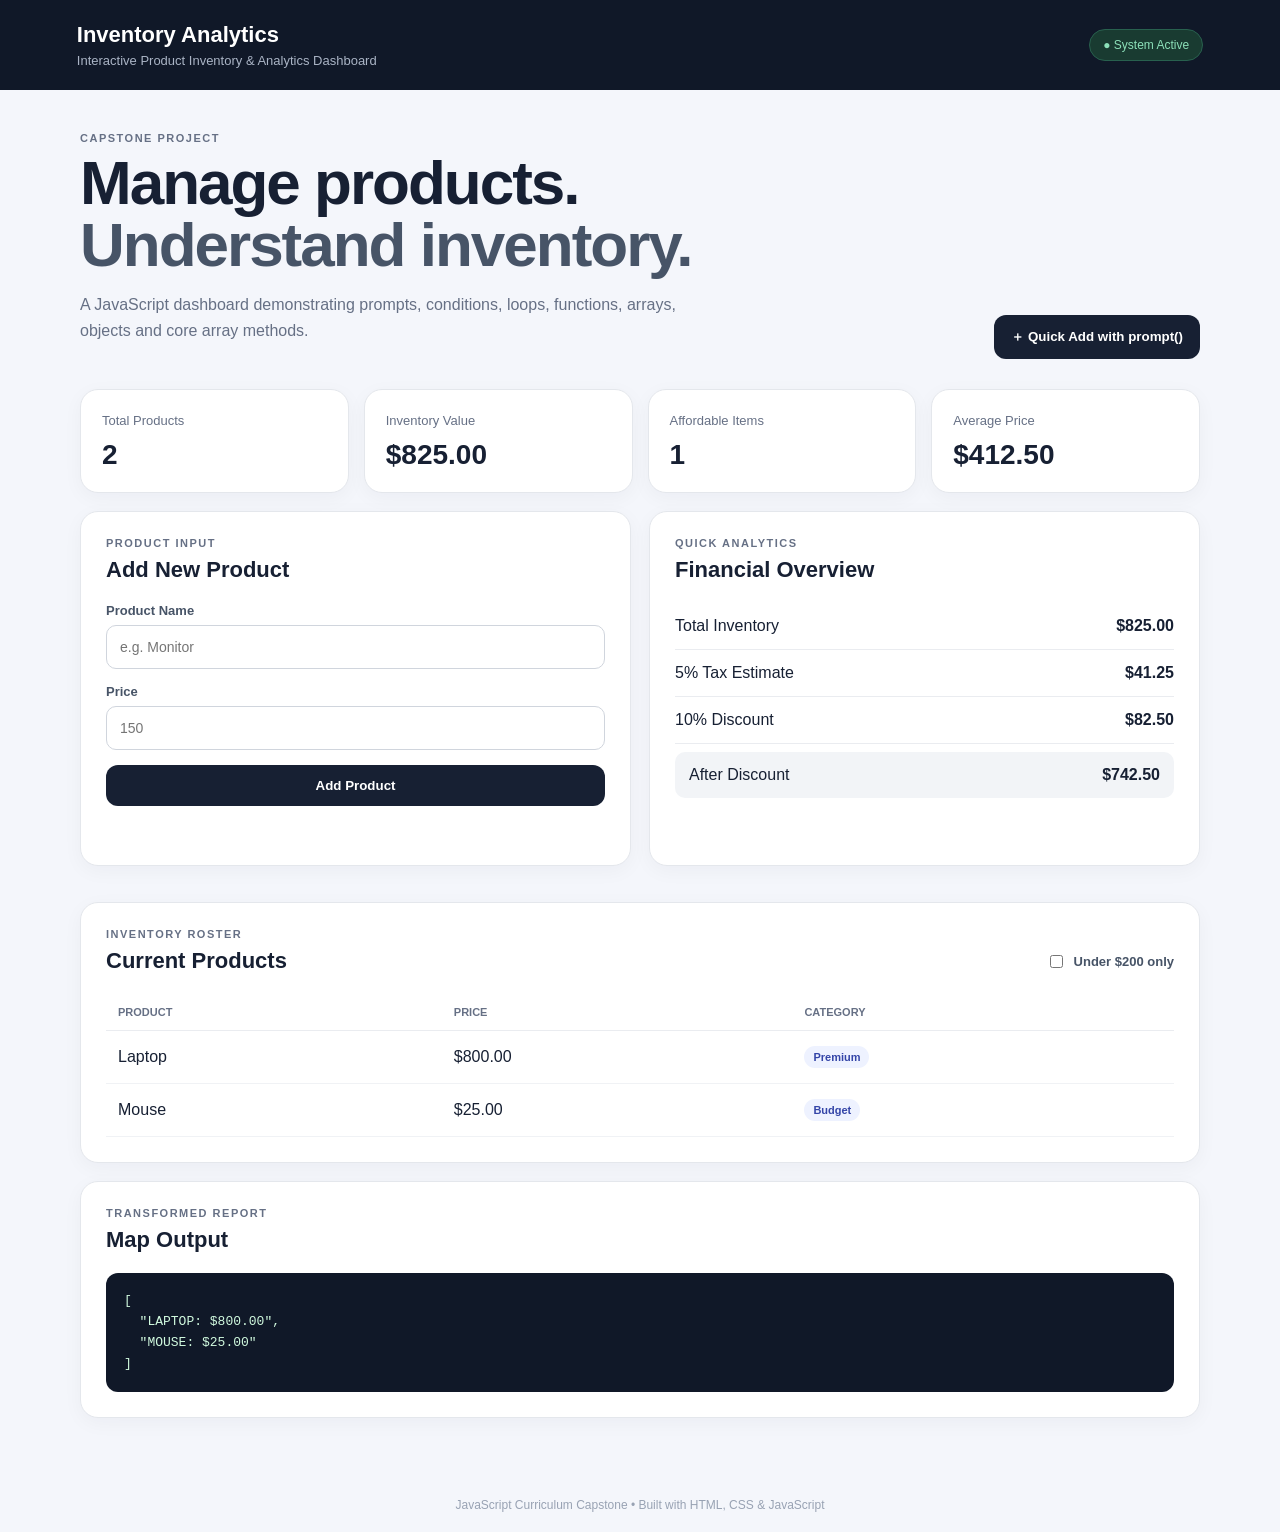
<file: index.html>
<!DOCTYPE html>
<html lang="en">
<head>
    <meta charset="UTF-8">
    <meta http-equiv="refresh" content="0; url=capstone/">
    <title>JavaScript Assignment Project</title>
</head>
<body>
    <p>Opening project...</p>
</body>
</html>
</file>
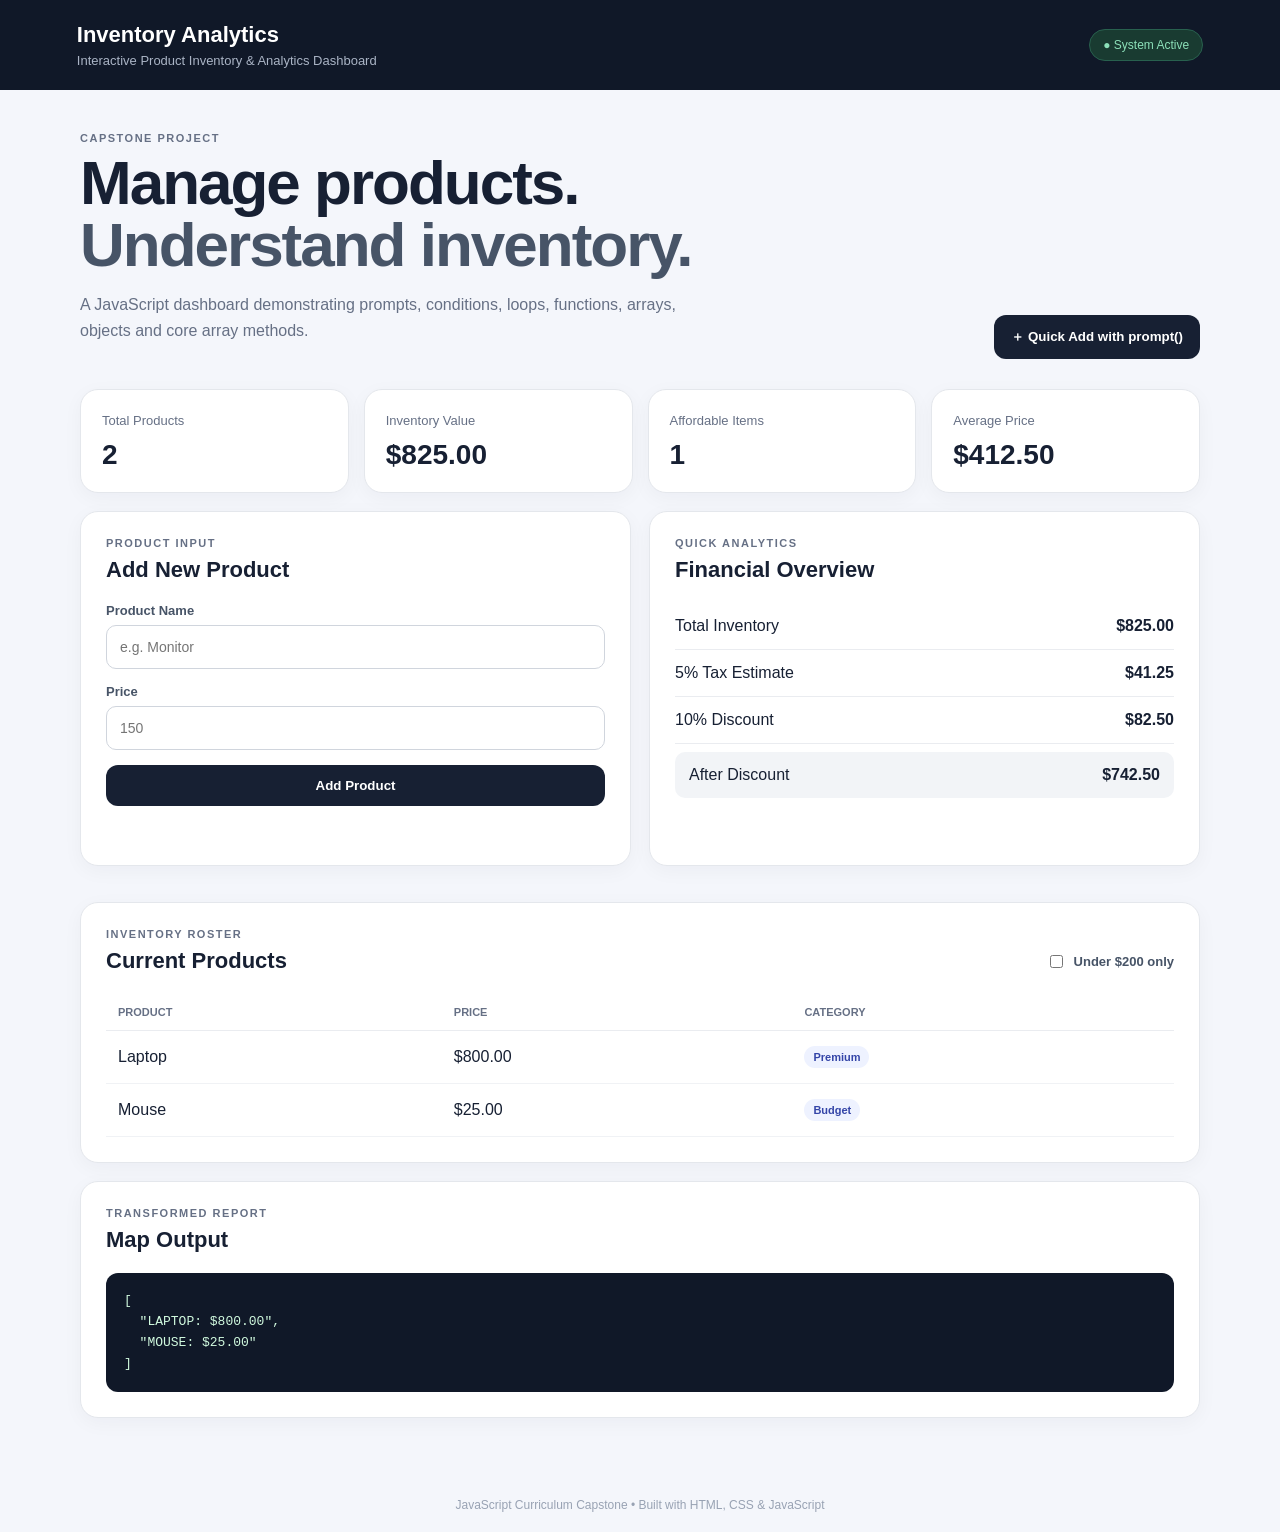
<file: capstone/index.html>
<!DOCTYPE html>
<html lang="en">
<head>
  <meta charset="UTF-8">
  <meta name="viewport" content="width=device-width, initial-scale=1.0">
  <title>Interactive Product Inventory & Analytics Dashboard</title>
  <link rel="stylesheet" href="style.css">
</head>
<body>
  <header class="topbar">
    <div>
      <div class="brand">Inventory Analytics</div>
      <div class="subtitle">Interactive Product Inventory & Analytics Dashboard</div>
    </div>
    <span class="status">● System Active</span>
  </header>

  <main class="container">
    <section class="hero">
      <div>
        <p class="eyebrow">CAPSTONE PROJECT</p>
        <h1>Manage products.<br><span>Understand inventory.</span></h1>
        <p class="hero-text">
          A JavaScript dashboard demonstrating prompts, conditions, loops,
          functions, arrays, objects and core array methods.
        </p>
      </div>
      <button id="promptAddBtn" class="primary-btn">＋ Quick Add with prompt()</button>
    </section>

    <section class="stats-grid">
      <article class="stat-card">
        <span>Total Products</span>
        <strong id="totalProducts">0</strong>
      </article>
      <article class="stat-card">
        <span>Inventory Value</span>
        <strong id="inventoryValue">$0</strong>
      </article>
      <article class="stat-card">
        <span>Affordable Items</span>
        <strong id="affordableCount">0</strong>
      </article>
      <article class="stat-card">
        <span>Average Price</span>
        <strong id="averagePrice">$0</strong>
      </article>
    </section>

    <section class="content-grid">
      <div class="panel">
        <div class="panel-title">
          <div>
            <p class="eyebrow">PRODUCT INPUT</p>
            <h2>Add New Product</h2>
          </div>
        </div>

        <form id="productForm">
          <label>Product Name
            <input id="productName" type="text" placeholder="e.g. Monitor" required>
          </label>

          <label>Price
            <input id="productPrice" type="number" min="0" step="0.01" placeholder="150" required>
          </label>

          <button class="primary-btn full" type="submit">Add Product</button>
        </form>

        <div id="message" class="message"></div>
      </div>

      <div class="panel">
        <p class="eyebrow">QUICK ANALYTICS</p>
        <h2>Financial Overview</h2>

        <div class="analytics-list">
          <div><span>Total Inventory</span><strong id="analyticsTotal">$0</strong></div>
          <div><span>5% Tax Estimate</span><strong id="taxEstimate">$0</strong></div>
          <div><span>10% Discount</span><strong id="discountEstimate">$0</strong></div>
          <div class="highlight"><span>After Discount</span><strong id="afterDiscount">$0</strong></div>
        </div>
      </div>
    </section>

    <section class="panel">
      <div class="section-heading">
        <div>
          <p class="eyebrow">INVENTORY ROSTER</p>
          <h2>Current Products</h2>
        </div>
        <label class="filter">
          <input type="checkbox" id="affordableOnly">
          Under $200 only
        </label>
      </div>

      <div class="table-wrap">
        <table>
          <thead>
            <tr>
              <th>PRODUCT</th>
              <th>PRICE</th>
              <th>CATEGORY</th>
            </tr>
          </thead>
          <tbody id="inventoryBody"></tbody>
        </table>
      </div>
    </section>

    <section class="panel">
      <p class="eyebrow">TRANSFORMED REPORT</p>
      <h2>Map Output</h2>
      <pre id="reportOutput">[]</pre>
    </section>
  </main>

  <footer>
    JavaScript Curriculum Capstone • Built with HTML, CSS & JavaScript
  </footer>

  <script src="inventory-dashboard.js"></script>
</body>
</html>
</file>
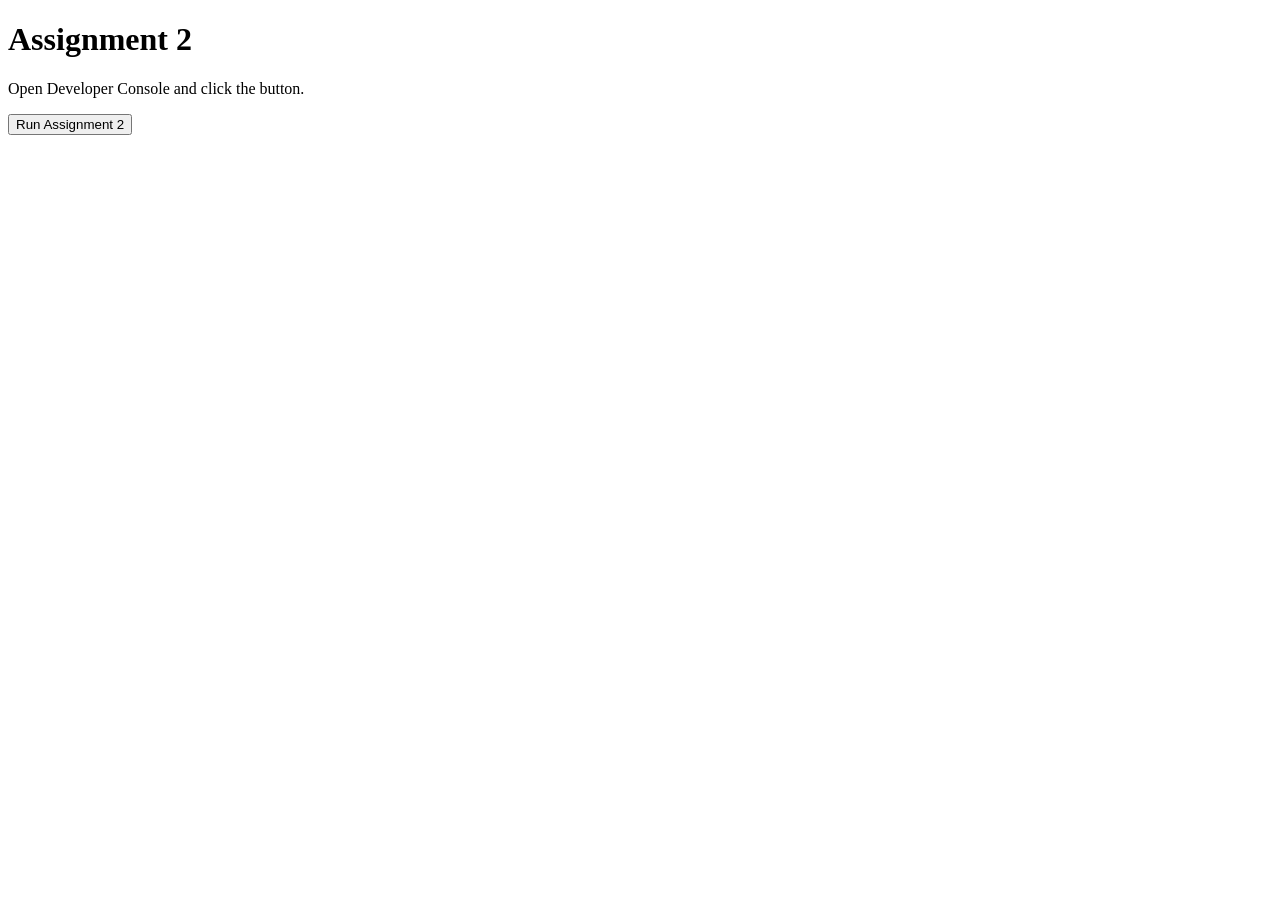
<file: assignments/run-assignment2.html>
<!DOCTYPE html>
<html lang="en">
<head>
  <meta charset="UTF-8">
  <title>Assignment 2 Runner</title>
</head>
<body>
  <h1>Assignment 2</h1>
  <p>Open Developer Console and click the button.</p>
  <button onclick="runAssignment()">Run Assignment 2</button>

  <script>
    function runAssignment() {
      const billAmount = Number(prompt("Enter bill amount:"));
      const tipPercentage = Number(prompt("Enter tip percentage:"));

      if (Number.isNaN(billAmount) || Number.isNaN(tipPercentage)) {
        console.log("Please enter valid numbers.");
        return;
      }

      const tip = billAmount * (tipPercentage / 100);
      const total = billAmount + tip;

      console.log("Bill Amount: $" + billAmount);
      console.log("Tip Percentage: " + tipPercentage + "%");
      console.log("Tip Amount: $" + tip);
      console.log("Total Bill: $" + total);
    }
  </script>
</body>
</html>
</file>
<file: capstone/style.css>
* {
  box-sizing: border-box;
}

body {
  margin: 0;
  font-family: Inter, Arial, sans-serif;
  background: #f4f6fb;
  color: #172033;
}

.topbar {
  background: #101828;
  color: white;
  padding: 22px 6%;
  display: flex;
  justify-content: space-between;
  align-items: center;
  gap: 20px;
}

.brand {
  font-size: 22px;
  font-weight: 800;
}

.subtitle {
  margin-top: 5px;
  color: #aab4c5;
  font-size: 13px;
}

.status {
  background: #193b31;
  color: #8ce0b9;
  border: 1px solid #28604e;
  border-radius: 999px;
  padding: 8px 13px;
  font-size: 12px;
}

.container {
  width: min(1120px, 92%);
  margin: 0 auto;
  padding: 42px 0;
}

.hero {
  display: flex;
  justify-content: space-between;
  align-items: end;
  gap: 35px;
  margin-bottom: 30px;
}

.eyebrow {
  color: #667085;
  font-size: 11px;
  font-weight: 800;
  letter-spacing: 1.5px;
  margin: 0 0 8px;
}

h1 {
  font-size: clamp(36px, 6vw, 62px);
  line-height: 1;
  margin: 0;
  letter-spacing: -2px;
}

h1 span {
  color: #475467;
}

.hero-text {
  max-width: 650px;
  color: #667085;
  line-height: 1.6;
}

.primary-btn {
  border: 0;
  border-radius: 12px;
  background: #172033;
  color: white;
  padding: 13px 17px;
  font-weight: 700;
  cursor: pointer;
  white-space: nowrap;
}

.primary-btn:hover {
  opacity: .9;
}

.full {
  width: 100%;
}

.stats-grid {
  display: grid;
  grid-template-columns: repeat(4, 1fr);
  gap: 15px;
  margin-bottom: 18px;
}

.stat-card, .panel {
  background: white;
  border: 1px solid #e4e7ec;
  border-radius: 18px;
  box-shadow: 0 5px 20px rgba(16, 24, 40, .04);
}

.stat-card {
  padding: 21px;
}

.stat-card span {
  color: #667085;
  font-size: 13px;
}

.stat-card strong {
  display: block;
  font-size: 28px;
  margin-top: 10px;
}

.content-grid {
  display: grid;
  grid-template-columns: 1fr 1fr;
  gap: 18px;
  margin-bottom: 18px;
}

.panel {
  padding: 25px;
  margin-bottom: 18px;
}

.panel h2 {
  margin: 0 0 20px;
  font-size: 22px;
}

label {
  display: block;
  color: #475467;
  font-size: 13px;
  font-weight: 700;
  margin-bottom: 15px;
}

input[type="text"], input[type="number"] {
  width: 100%;
  margin-top: 7px;
  padding: 13px;
  border: 1px solid #d0d5dd;
  border-radius: 10px;
  font-size: 14px;
  outline: none;
}

input:focus {
  border-color: #667085;
}

.analytics-list > div {
  display: flex;
  justify-content: space-between;
  padding: 14px 0;
  border-bottom: 1px solid #eaecf0;
}

.analytics-list .highlight {
  border: 0;
  margin-top: 8px;
  padding: 14px;
  border-radius: 10px;
  background: #f2f4f7;
}

.message {
  min-height: 22px;
  margin-top: 12px;
  color: #087443;
  font-size: 13px;
}

.section-heading {
  display: flex;
  justify-content: space-between;
  align-items: center;
  gap: 20px;
}

.filter {
  margin: 0;
  display: flex;
  align-items: center;
  gap: 8px;
}

.table-wrap {
  overflow-x: auto;
}

table {
  width: 100%;
  border-collapse: collapse;
}

th {
  text-align: left;
  color: #667085;
  font-size: 11px;
  padding: 12px;
  border-bottom: 1px solid #eaecf0;
}

td {
  padding: 15px 12px;
  border-bottom: 1px solid #f0f2f5;
}

.badge {
  display: inline-block;
  padding: 5px 9px;
  border-radius: 999px;
  background: #eef2ff;
  color: #3445a8;
  font-size: 11px;
  font-weight: 800;
}

pre {
  margin: 0;
  padding: 18px;
  background: #101828;
  color: #d1fadf;
  border-radius: 12px;
  overflow-x: auto;
  line-height: 1.6;
}

footer {
  text-align: center;
  color: #98a2b3;
  padding: 20px;
  font-size: 12px;
}

@media (max-width: 850px) {
  .stats-grid {
    grid-template-columns: repeat(2, 1fr);
  }

  .content-grid {
    grid-template-columns: 1fr;
  }

  .hero {
    align-items: start;
    flex-direction: column;
  }

  .topbar {
    align-items: flex-start;
    flex-direction: column;
  }
}

@media (max-width: 520px) {
  .stats-grid {
    grid-template-columns: 1fr;
  }

  .container {
    padding-top: 28px;
  }

  .panel {
    padding: 18px;
  }
}
</file>
